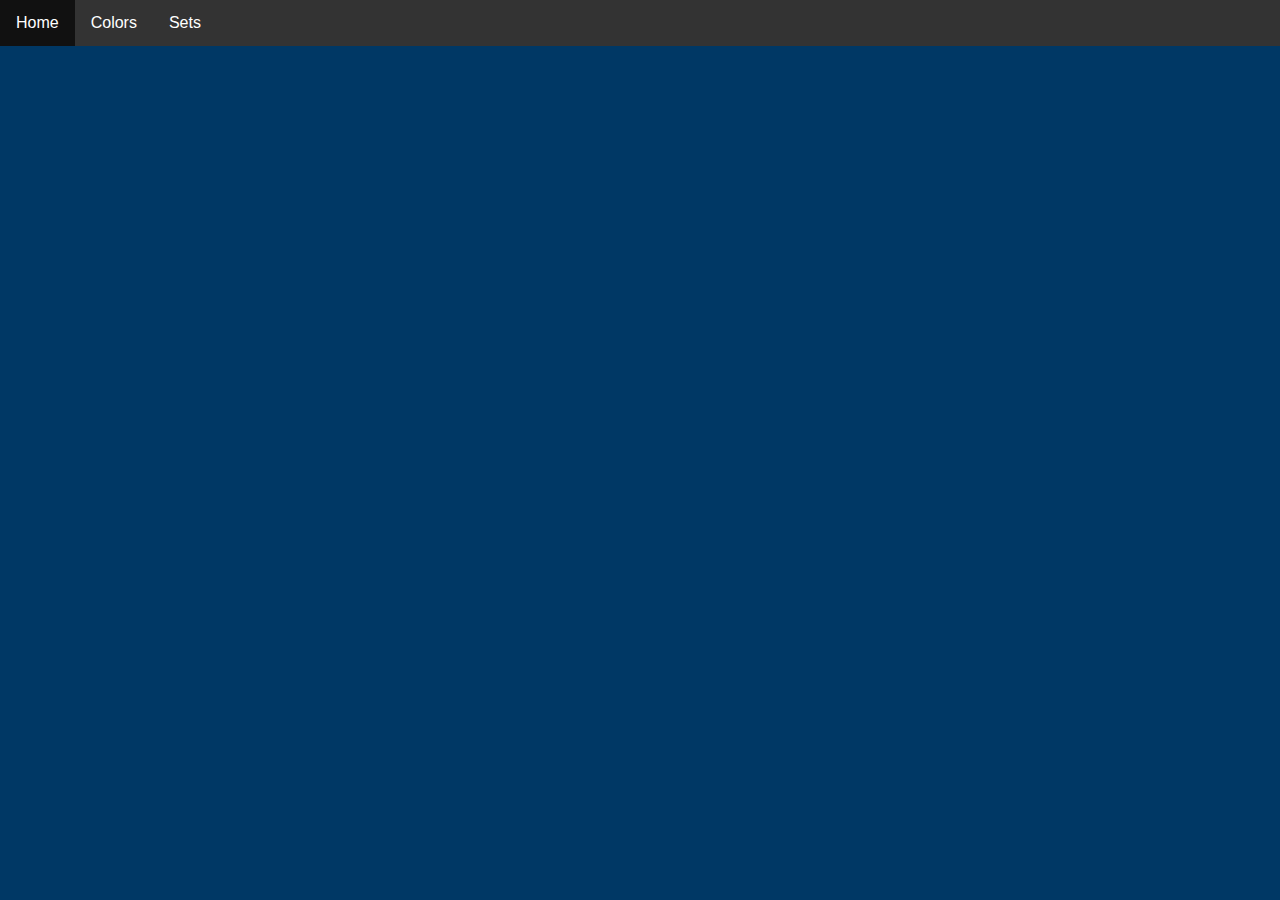
<file: www/index.html>
<!DOCTYPE html>
<html lang="en" dir="ltr">
  <head>
    <meta name="viewport" content="width=device-width, initial-scale=1" />
    <link rel="stylesheet" href="./css/master.css">
    <meta charset="utf-8">
    <title>Who Knows</title>
  </head>
  <body>
    <ul>
      <li><a class="active" href="index.html">Home</a></li>
      <li><a href="color_creator.html">Colors</a></li>
      <li><a href="sets.html">Sets</a></li>
    </ul>

  </body>
</html>
</file>
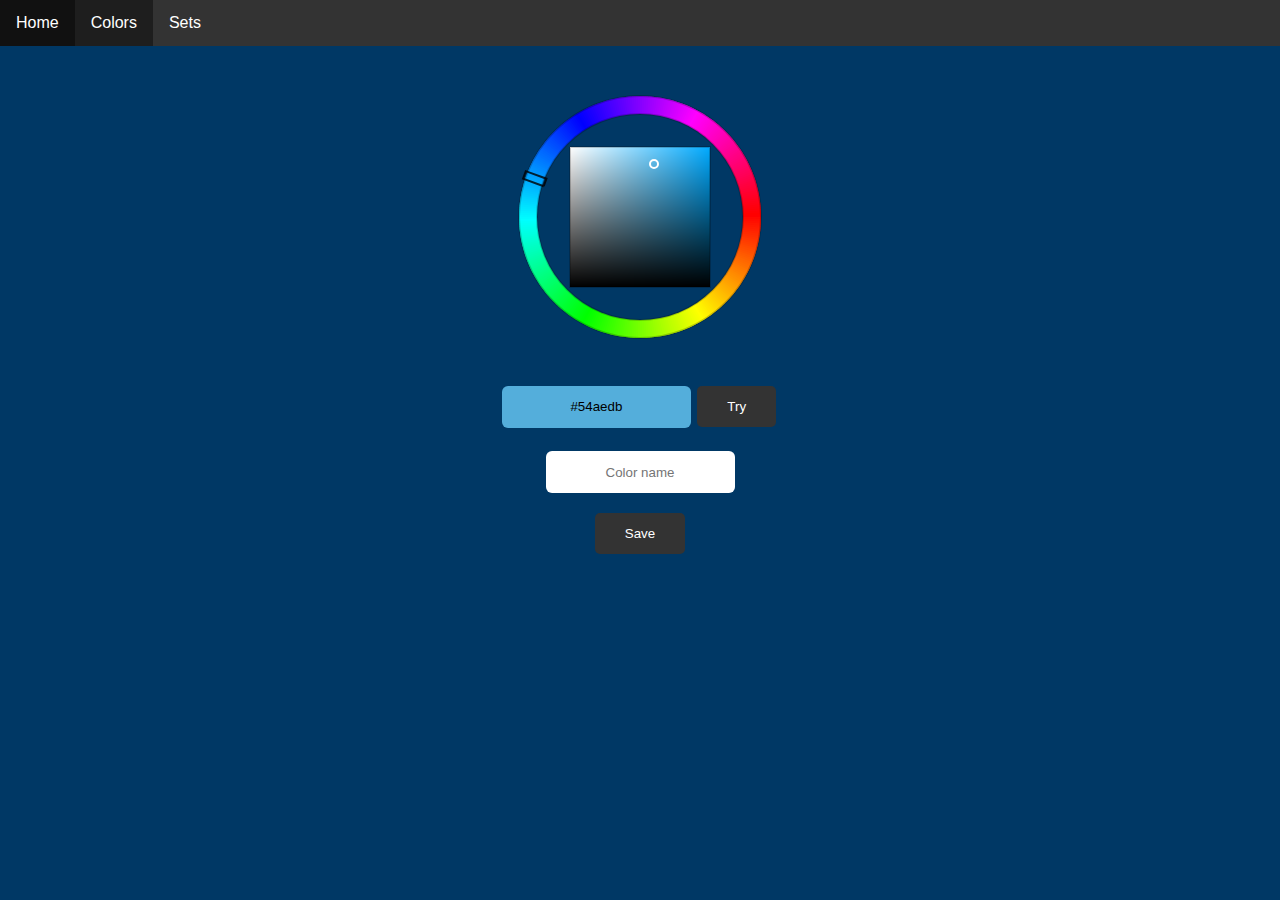
<file: web_interface/color_creator.html>
<!DOCTYPE html>
<!-- https://github.com/NC22/HTML5-Color-Picker/wiki/Documentation -->
<html lang="en" dir="ltr">
  <head>
    <title>Colors </title>
    <meta charset="utf-8">
    <meta name="viewport" content="width=device-width, initial-scale=1" />
    <link rel="stylesheet" href="./css/master.css">
    <link rel="stylesheet" href="./css/color_picker.css">
    <script src="./js/html5kellycolorpicker.min.js"></script>
    <script src="./js/underscore-min.js"></script>
    </script>
    <style>
    body{
      padding-top: 12px;
      text-align : center;
     }

  </style>
  </head>
  <body>
    <ul>
      <li><a href="main.html">Home</a></li>
      <li><a class="active" href="color_creator.html">Colors</a></li>
      <li><a href="sets.html">Sets</a></li>
    </ul>
    <p style="margin-bottom : 80px;"></p>
    <canvas id="picker"></canvas><br> <br> <br>
        <input id="color" value="#54aedb">
        <button id="try_button" type="button" class="button" name="button">Try</button>
        <div style="margin-top: 20px">
          <input id="save_name"type="text" name="color_name" placeholder="Color name"><br>
          <button id="save_button" style="margin-top : 20px" type="button" class="button" name="button" >Save</button>
        </div>
        <br><br>
    <script type="text/javascript">
    function try_color(color_hex) {
      var colorJSON = '{ "color":'+color_hex+'}';
      var request = new XMLHttpRequest();
      request.open('POST','http://'+ window.location.hostname+'/led-try',true);
      request.setRequestHeader('Conten-type','application/json');
      request.send(colorJSON);
    }
    new KellyColorPicker({place : 'picker', input : 'color', size : 250});
    document.getElementById('try_button').onclick = try_color(KellyColorPicker.getCurColorHex());
    </script>
</html>
</file>
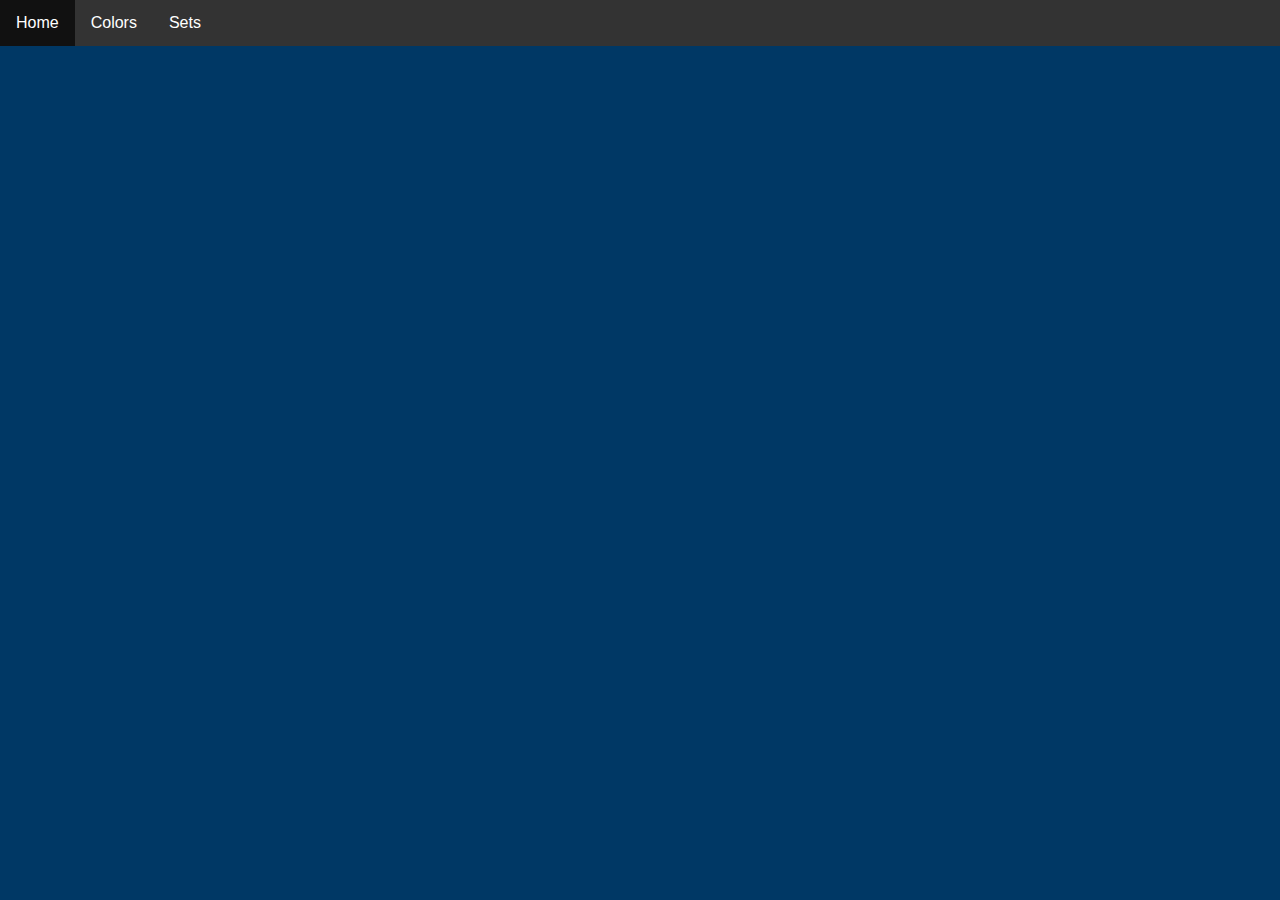
<file: web_interface/main.html>
<!DOCTYPE html>
<html lang="en" dir="ltr">
  <head>
    <meta name="viewport" content="width=device-width, initial-scale=1" />
    <link rel="stylesheet" href="./css/master.css">
    <meta charset="utf-8">
    <title>Who Knows</title>
  </head>
  <body>
    <ul>
      <li><a class="active" href="main.html">Home</a></li>
      <li><a href="color_creator.html">Colors</a></li>
      <li><a href="sets.html">Sets</a></li>
    </ul>

  </body>
</html>
</file>
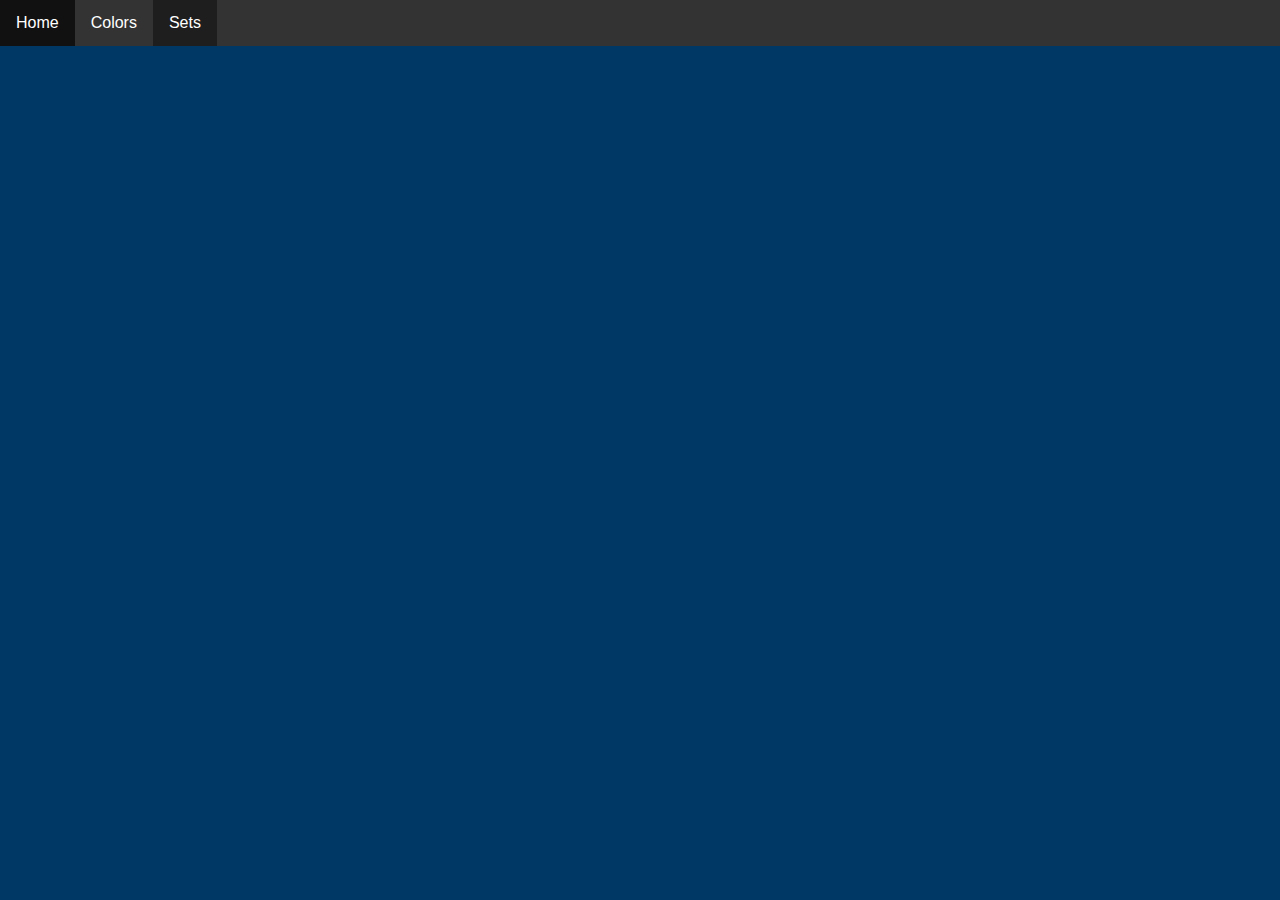
<file: web_interface/sets.html>
<!DOCTYPE html>
<html lang="en" dir="ltr">
  <head>
    <meta charset="utf-8">
    <meta name="viewport" content="width=device-width, initial-scale=1" />
    <link rel="stylesheet" href="./css/master.css">
    <title>Sets</title>
  </head>
  <body>
    <ul>
      <li><a href="main.html">Home</a></li>
      <li><a href="color_creator.html">Colors</a></li>
      <li><a class="active" href="sets.html">Sets</a></li>
    </ul>
    <br><br><br>
    
  </body>
</html>
</file>
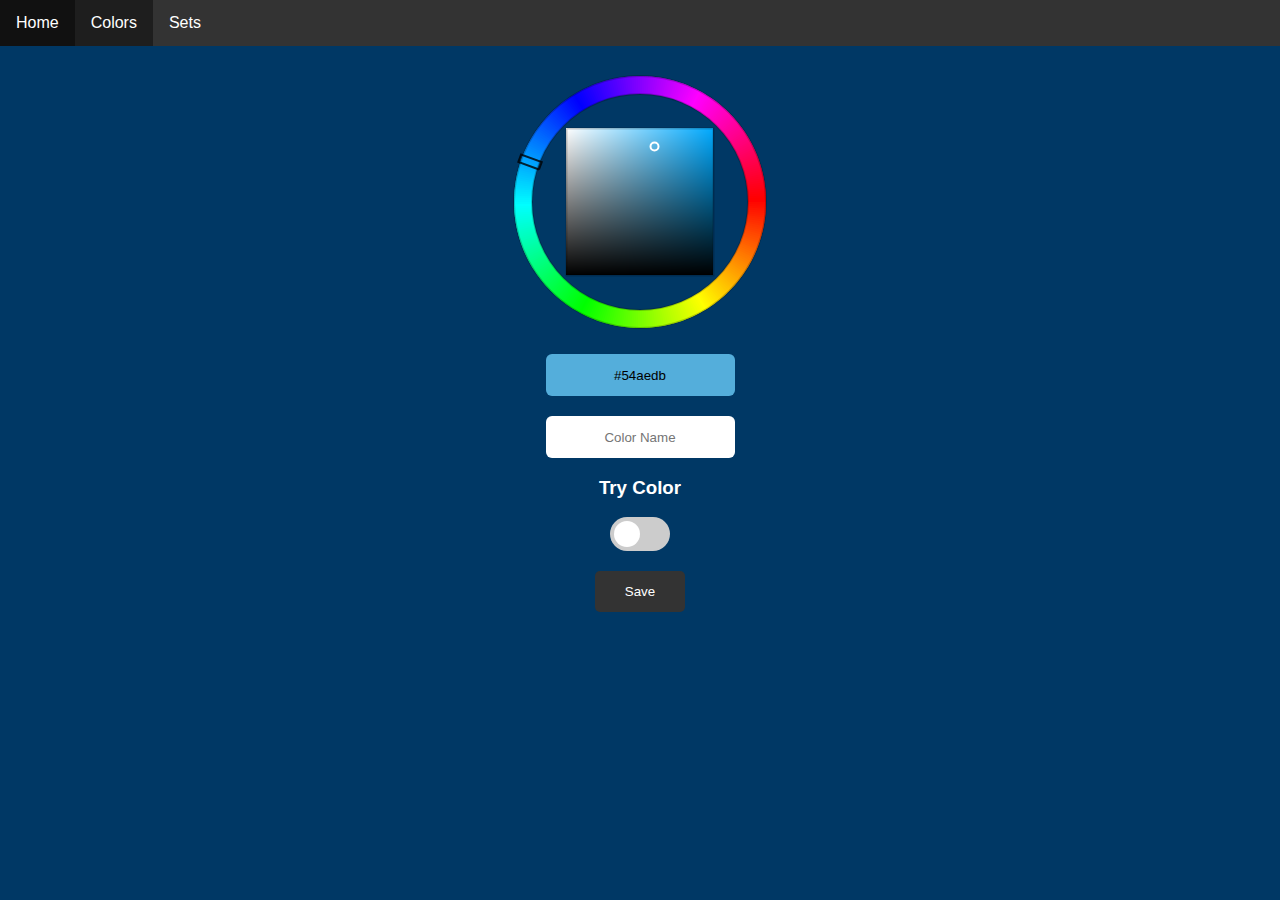
<file: www/color_creator.html>
<!DOCTYPE html>
<!-- https://github.com/NC22/HTML5-Color-Picker/wiki/Documentation -->
<html lang="en" dir="ltr">
  <head>
    <title>Colors </title>
    <meta charset="utf-8">
    <meta name="viewport" content="width=device-width, initial-scale=1" />
    <link rel="stylesheet" href="./css/master.css">
    <link rel="stylesheet" href="./css/color_picker.css">
    <script src="./js/html5kellycolorpicker.min.js"></script>
    <script src="./js/underscore-min.js"></script>
    <style>
    body{
      padding-top: 12px;
      text-align : center;
     }
     .switch {
  position: relative;
  display: inline-block;
  width: 60px;
  height: 34px;
}

.switch input {
  opacity: 0;
  width: 0;
  height: 0;
}
.slider {
  position: absolute;
  cursor: pointer;
  top: 0;
  left: 0;
  right: 0;
  bottom: 0;
  background-color: #ccc;
  -webkit-transition: .4s;
  transition: .4s;
}
.slider:before {
  position: absolute;
  content: "";
  height: 26px;
  width: 26px;
  left: 4px;
  bottom: 4px;
  background-color: white;
  -webkit-transition: .4s;
  transition: .4s;
}
input:checked + .slider {
  background-color: #1e1e1e;
}
input:focus + .slider {
  box-shadow: 0 0 1px #1e1e1e;
}
input:checked + .slider:before {
  -webkit-transform: translateX(26px);
  -ms-transform: translateX(26px);
  transform: translateX(26px);
}
/* Rounded sliders */
.slider.round {
  border-radius: 34px;
}
.slider.round:before {
  border-radius: 50%;
}
  </style>
  </head>
  <body>
    <ul>
      <li><a href="index.html">Home</a></li>
      <li><a class="active" href="color_creator.html">Colors</a></li>
      <li><a href="sets.html">Sets</a></li>
    </ul>
    <p style="margin-bottom : 60px;"></p>
    <canvas id="picker"></canvas><br> <br>
        <input id="color" value="#54aedb">
        <div style="margin-top: 20px">
          <input id="save_name"type="text" name="color_name" placeholder="Color Name">
          <h3>Try Color</h3>
          <label class="switch">
              <input id="trymode" type="checkbox">
              <span class="slider round"></span>
          </label><br>
          <button id="save_button" style="margin-top : 20px" type="button" class="button" name="button" onclick="send_color(document.getElementById('save_name').value,document.getElementById('color').value)" >Save</button>
        </div>

    <script type="text/javascript">
    function try_color(color_hex) {
      color_rgb = hexToRgb(color_hex)
      var colorJSON = '{ "color":'+'"'+color_rgb.r+','+color_rgb.g+','+color_rgb.b+'"'+'}';
      var request = new XMLHttpRequest();
      request.open('POST','http://'+window.location.hostname+'/color-try',true);
      request.setRequestHeader('Conten-type','application/json');
      request.send(colorJSON);
    }

    function hexToRgb(hex) {
    var result = /^#?([a-f\d]{2})([a-f\d]{2})([a-f\d]{2})$/i.exec(hex);
    return result ? {
        r: parseInt(result[1], 16),
        g: parseInt(result[2], 16),
        b: parseInt(result[3], 16)
    } : null;
}

    function send_color(name,color_hex) {
      var colorJSON = '{ "name" :'+'"'+ name+'",'+ '"color":'+'"'+color_hex+'"}'
      var request_send = new XMLHttpRequest();
      request_send.open('POST','http://'+ window.location.hostname+'/color-append',true);
      request_send.setRequestHeader('Conten-type','application/json');
      request_send.send(colorJSON);
    }
    var color_picker = new KellyColorPicker({
      place : 'picker',
      input : 'color',
      size : 260
    })

    var onchange = function(self) {
      if(document.getElementById('trymode').checked){
          try_color(self.getCurColorHex());
      }
    }
    var throttleOnchange = _.throttle(onchange,2000);
    var throttletrycolor = _.throttle(try_color,2000)
    color_picker.addUserEvent("change", onchange);
    </script>
</html>
</file>
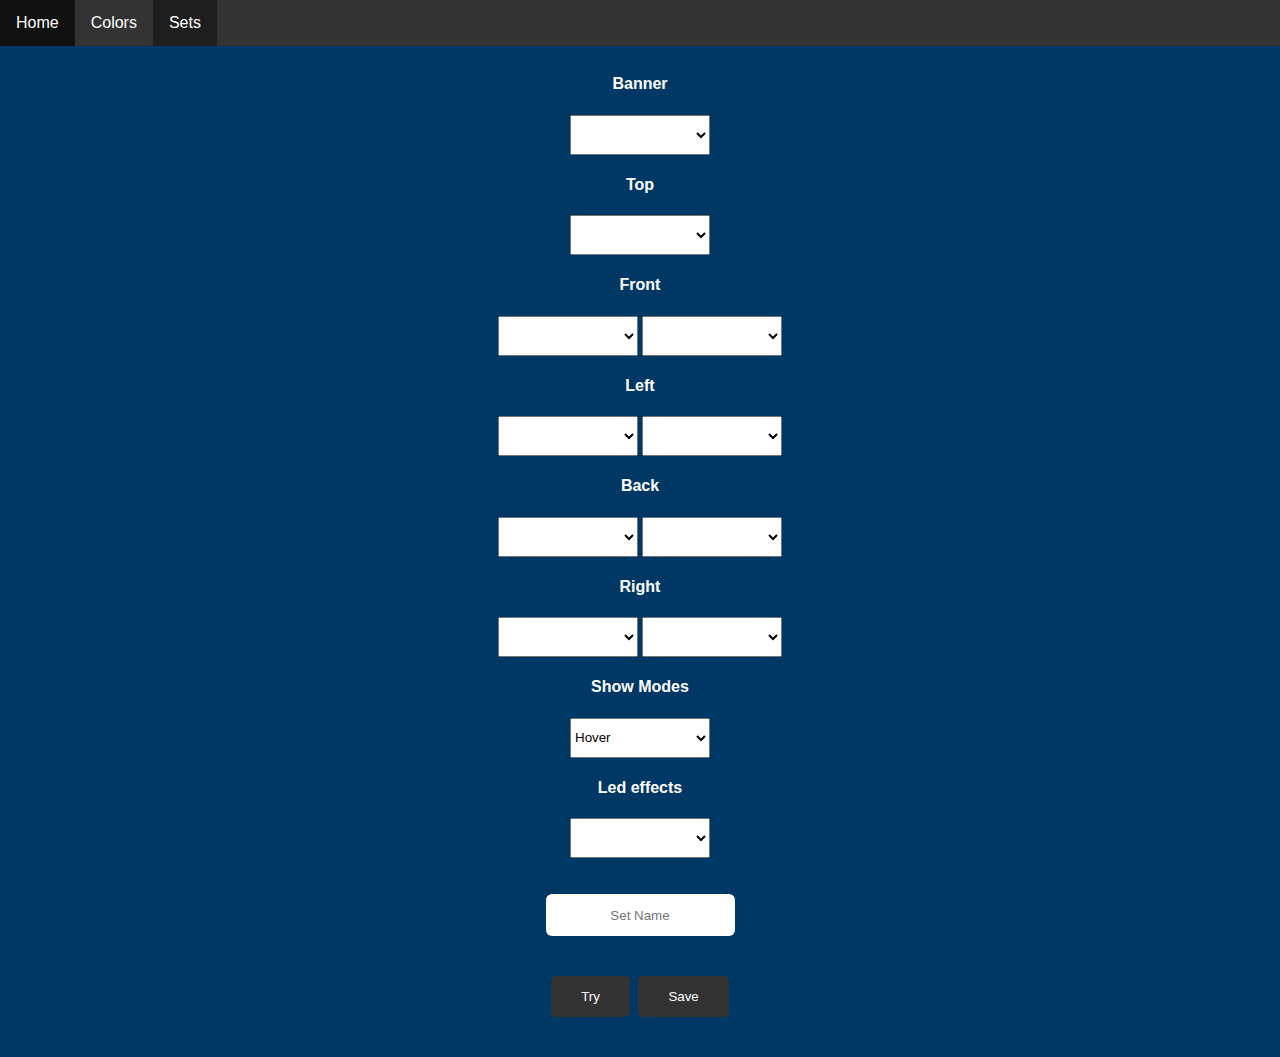
<file: www/sets.html>
<!DOCTYPE html>
<html lang="en" dir="ltr">
  <head>
    <meta charset="utf-8">
    <meta name="viewport" content="width=device-width, initial-scale=1" />
    <link rel="stylesheet" href="./css/master.css">
    <title>Sets</title>
    <style media="screen">
      select{
        width: 140px;
        height: 40px;
      }
      input[type='checkbox'] {
          -webkit-appearance:none;
          position: relative;
          z-index: -3;
          width:30px;
          height:30px;
          background:white;
          border-radius:5px;
          border:2px solid #555;
      }
      input[type='checkbox']:checked {
          background: #1e1e1e;
      }
      label.checkbox-label input[type=checkbox]{
          position: relative;
          vertical-align: middle;
          bottom: 1px;
      }
    </style>
  </head>

  <body onload="Set_selects('/colors-json',,['banner','top',
  'front_a','front_b','left_a','left_b','back_a','back_b',
  'rigth_a','rigth_b'])">
    <ul>
      <li><a href="index.html">Home</a></li>
      <li><a href="color_creator.html">Colors</a></li>
      <li><a class="active" href="sets.html">Sets</a></li>
    </ul>
    <br><br><br>
    <h4>Banner</h4>
      <select class="" id="banner" name=""></select>
    <h4>Top</h4>
      <select class="" id="top" name=""></select>
    <h4>Front</h4>
      <select class="" id="front_a" name=""></select>
      <select class="" id="front_b" name=""></select>
    <h4>Left</h4>
      <select class="" id="left_a" name=""></select>
      <select class="" id="left_b" name=""></select>
    <h4>Back</h4>
      <select class="" id="back_a" name=""></select>
      <select class="" id="back_b" name=""></select>
    <h4>Right</h4>
      <select class="" id="rigth_a" name=""></select>
      <select class="" id="rigth_b" name=""></select>
    <br>
    <h4>Show Modes</h4>
      <select class="" id="show_mode"  name="">
        <option value="">Hover</option>
        <option value="">Raibow</option>
        <option value="">Rainbow Walk</option>
        <option value="">Alternating</option>
      </select>
    <br>
    <h4>Led effects</h4>
    <select class="" id="led_effect" name=""></select>
    <br><br><br>

    <input type="text" id="set_name" placeholder="Set Name">
    <br><br><br>

    <button class="button" type="button" name="button" onclick="try_set()">Try</button>
    <button class="button" type="button" name="button">Save</button> <br><br><br>

    <script type="text/javascript">
      function fill_select(select,colorJSON) {
      html = '';
      html+= '<optgroup label="Defaults">';
      html+= "<option selected value='#000000'>None</option>";
        for (var key in colorJSON['defaults'] ) {
            html += "<option value=" + colorJSON['defaults'][key]  + " style= 'color:"+colorJSON['defaults'][key]+"'>" +key + "</option>";
        }
      html+='</optgroup>';
      html+='<optgroup label="Created Colors">';
      for (var key in colorJSON['user_set'] ) {
          html += "<option value=" + colorJSON['user_set'][key]+ " style= 'background-color:"+colorJSON['user_set'][key]+"'>" +key + "</option>";
      }
      html+='</optgroup>';
      document.getElementById(select).innerHTML = html;

      }

      function Set_selects(route,selects) {
        var req = new XMLHttpRequest();
        req.open("GET",'http://'+ window.location.hostname+route,true);
        req.send();
        req.onload=function(){
          json=JSON.parse(req.responseText);
          console.log(JSON.stringify(json));
          //for (var i = 0; i < selects.length; i++) {
          //  fill_select(selects[i],myJson)
          //}
          };
      }


    </script>

    <script type="text/javascript">
      function try_set(){
        if (!document.getElementById('check_all_same').checked ) {
          JSON ='{   "top":' +document.getElementById('top').value+','     +
                  '"banner":'+document.getElementById('banner').value+','  +
                  '"front":['+document.getElementById('front_a').value+',' +
                              document.getElementById('front_b').value+'],'+
                   '"left":['+document.getElementById('left_a').value+','  +
                              document.getElementById('left_b').value+'],'  +
                   '"back":['+document.getElementById('back_a').value+','  +
                              document.getElementById('back_b').value+'],' +
                  '"rigth":['+document.getElementById('rigth_a').value+',' +
                              document.getElementById('rigth_b').value+'],'



        }
        else {
          console.log('neet');
        }
      }
    </script>


  </body>
</html>
</file>
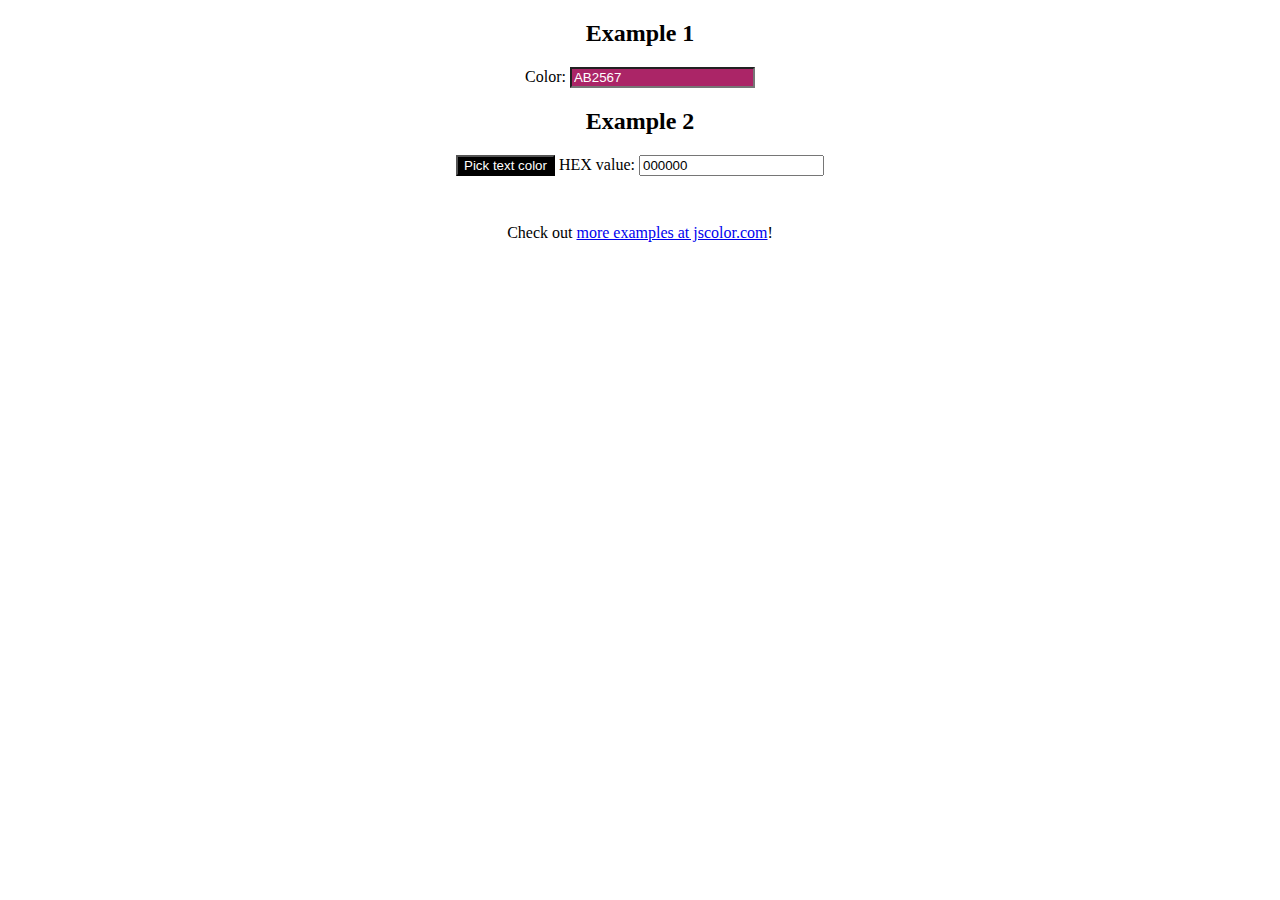
<file: web_interface/js_modules/jscolor/jscolor-example.html>
<!DOCTYPE html>
<html>
<head>
	<title>jscolor Example</title>
</head>
<body style="text-align:center;">



	<script src="jscolor.js"></script>



	<h2>Example 1</h2>
	Color: <input class="jscolor" value="ab2567">



	<h2>Example 2</h2>

	<button class="jscolor {valueElement:'chosen-value', onFineChange:'setTextColor(this)'}">
		Pick text color
	</button>

	HEX value: <input id="chosen-value" value="000000">

	<script>
	function setTextColor(picker) {
		document.getElementsByTagName('body')[0].style.color = '#' + picker.toString()
	}
	</script>



	<p style="margin-top:3em;">Check out <a href="http://jscolor.com/examples/">more examples at jscolor.com</a>!</p>



</body>
</html>
</file>
<file: www/css/master.css>
body {
  font-family: Verdana, Geneva, sans-serif;
  color: #fff;
  background: #003865;
  margin: 0;
  text-align: center;
}

ul {
  list-style-type: none;
  margin: 0;
  padding: 0;
  overflow: hidden;
  background-color: #333;
  position: fixed;
  top: 0;
  width: 100%;
}

li {
  float: left;
}

li a {
  display: block;
  color: white;
  text-align: center;
  padding: 14px 16px;
  text-decoration: none;
}
.active {
  background-color: #1e1e1e;
}

/* Change the link color to #111 (black) on hover */
li a:hover {
  background-color: #111;
}

input{
  padding : 6px;
  border: none;
  text-align: center;
  border-radius: 6px;
  height: 30px;
  border: 4px;

}




.button{
  border: none;
  padding: 13px 30px;
  cursor: pointer;
  margin: 4px 2px;
  border-radius: 5px;
  background-color: #333;
  color: white
  }
  .button:hover{
    background-color: #1e1e1e
  }
</file>
<file: web_interface/css/master.css>
body {
  font-family: Verdana, Geneva, sans-serif;
  color: #fff;
  background: #003865;
  margin: 0;
  text-align: center;
}

ul {
  list-style-type: none;
  margin: 0;
  padding: 0;
  overflow: hidden;
  background-color: #333;
  position: fixed;
  top: 0;
  width: 100%;
}

li {
  float: left;
}

li a {
  display: block;
  color: white;
  text-align: center;
  padding: 14px 16px;
  text-decoration: none;
}
.active {
  background-color: #1e1e1e;
}

/* Change the link color to #111 (black) on hover */
li a:hover {
  background-color: #111;
}

input{
  padding : 6px;
  border: none;
  text-align: center;
  border-radius: 6px;
  height: 30px;
  border: 4px;

}
.button{
  border: none;
  padding: 13px 30px;
  cursor: pointer;
  margin: 4px 2px;
  border-radius: 5px;
  background-color: #333;
  color: white
  }
  .button:hover{
    background-color: #1e1e1e
  }
</file>
<file: web_interface/css/color_picker.css>
body {
    text-align: center;
}

.wrap {
    position: relative;
    bottom: -120px;
    padding-top: 150px;
}

input {
    border: 0px;
    padding : 6px;
}

.popup-kelly-color-custom {
    position : absolute;
    display : none;
    background-color : rgb(225, 225, 225);
    border : 1px solid rgb(191, 191, 191);
    box-shadow : rgba(0, 0, 0, 0.24) 7px 7px 14px -3px;
    border-radius : 4px;
    padding : 12px;
    box-sizing : content-box;
    left : 0px;
    bottom : 0px;
    border-radius: 110px;
    margin-left: -30px;
    margin-top: -10px;
}
</file>
<file: www/css/color_picker.css>
body {
    text-align: center;
}

.wrap {
    position: relative;
    bottom: -120px;
    padding-top: 150px;
}

input {
    border: 0px;
    padding : 6px;
}
.popup-kelly-color-custom {
    position : absolute;
    display : none;
    background-color : rgb(225, 225, 225);
    border : 1px solid rgb(191, 191, 191);
    box-shadow : rgba(0, 0, 0, 0.24) 7px 7px 14px -3px;
    border-radius : 4px;
    padding : 12px;
    box-sizing : content-box;
    left : 0px;
    bottom : 0px;
    border-radius: 110px;
    margin-left: -30px;
    margin-top: -10px;
}
</file>
